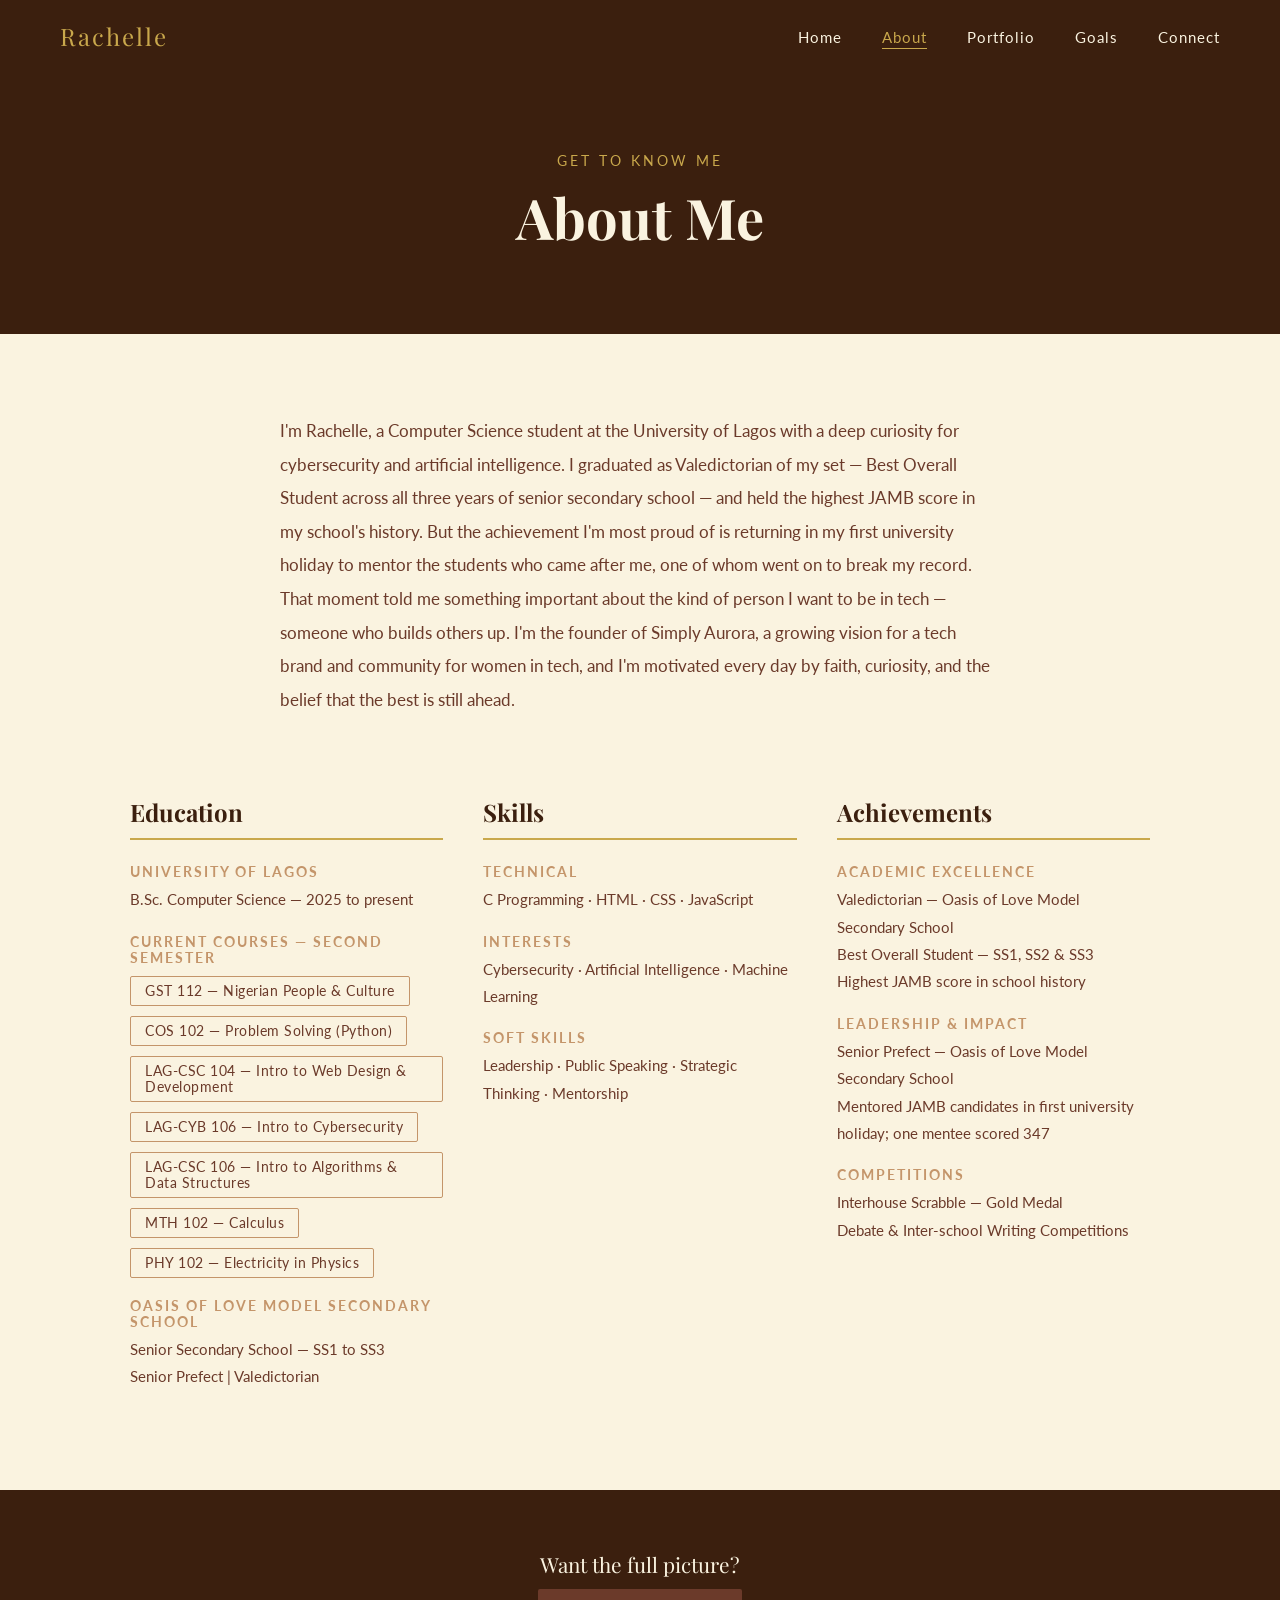
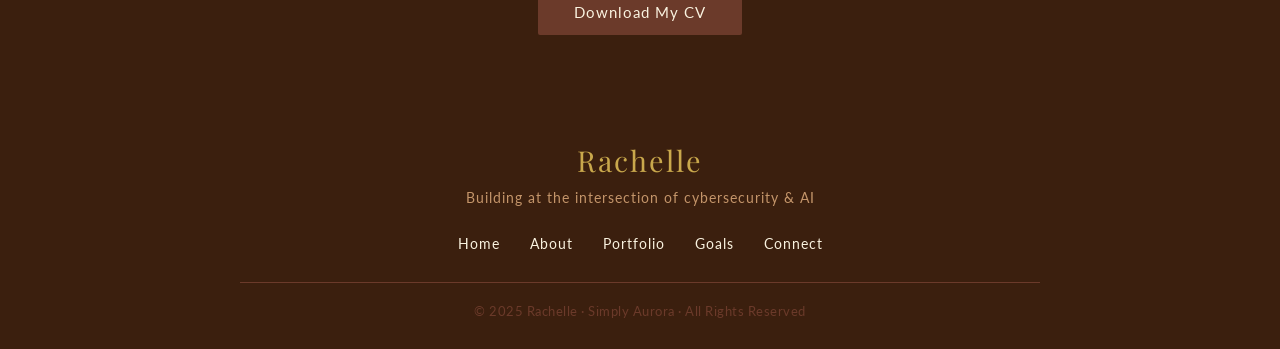
<file: about.html>
<!DOCTYPE html>
<html lang="en">
<head>
    <meta charset="UTF-8">
    <meta name="viewport" content="width=device-width, initial-scale=1.0">
    <link rel="stylesheet" href="style.css">
    <title>Rachelle | About Me</title>
</head>
<body>
   <nav class="navbar">
    <div class="nav-brand">Rachelle</div>
    <button class="hamburger" id="hamburger" aria-label="Menu">
        <span></span>
        <span></span>
        <span></span>
    </button>
    <ul class="nav-links" id="nav-links">
        <li><a href="index.html">Home</a></li>
        <li><a href="about.html">About</a></li>
        <li><a href="portfolio.html">Portfolio</a></li>
        <li><a href="goals.html">Goals</a></li>
        <li><a href="connect.html">Connect</a></li>
    </ul>
</nav>
<section class="page-hero">
    <p class="page-label">Get To Know Me</p>
    <h1>About Me</h1>
</section>

<section class="about-intro" aria-label="About Me Introduction">
    <div class="about-text">
        <p>I'm Rachelle, a Computer Science student at the University of Lagos with a deep curiosity for cybersecurity and artificial intelligence. I graduated as Valedictorian of my set — Best Overall Student across all three years of senior secondary school — and held the highest JAMB score in my school's history. But the achievement I'm most proud of is returning in my first university holiday to mentor the students who came after me, one of whom went on to break my record. That moment told me something important about the kind of person I want to be in tech — someone who builds others up. I'm the founder of Simply Aurora, a growing vision for a tech brand and community for women in tech, and I'm motivated every day by faith, curiosity, and the belief that the best is still ahead.</p>
    </div>
</section>

<section class="about-details">

    <div class="detail-block">
        <h2>Education</h2>
<div class="detail-item">
    <h3>University of Lagos</h3>
    <p>B.Sc. Computer Science — 2025 to present</p>
</div>

<div class="detail-item">
    <h3>Current Courses — Second Semester</h3>
    <div class="course-tags">
        <span class="course-tag">GST 112 — Nigerian People & Culture</span>
        <span class="course-tag">COS 102 — Problem Solving (Python)</span>
        <span class="course-tag">LAG-CSC 104 — Intro to Web Design & Development</span>
        <span class="course-tag">LAG-CYB 106 — Intro to Cybersecurity</span>
        <span class="course-tag">LAG-CSC 106 — Intro to Algorithms & Data Structures</span>
        <span class="course-tag">MTH 102 — Calculus</span>
        <span class="course-tag">PHY 102 — Electricity in Physics</span>
    </div>
</div>
        <div class="detail-item">
            <h3>Oasis of Love Model Secondary School</h3>
            <p>Senior Secondary School — SS1 to SS3</p>
            <p>Senior Prefect | Valedictorian</p>
        </div>
    </div>

    <div class="detail-block">
        <h2>Skills</h2>
        <div class="detail-item">
            <h3>Technical</h3>
            <p>C Programming · HTML · CSS · JavaScript</p>
        </div>
        <div class="detail-item">
            <h3>Interests</h3>
            <p>Cybersecurity · Artificial Intelligence · Machine Learning</p>
        </div>
        <div class="detail-item">
            <h3>Soft Skills</h3>
            <p>Leadership · Public Speaking · Strategic Thinking · Mentorship</p>
        </div>
    </div>

    <div class="detail-block">
        <h2>Achievements</h2>
        <div class="detail-item">
            <h3>Academic Excellence</h3>
            <p>Valedictorian — Oasis of Love Model Secondary School</p>
            <p>Best Overall Student — SS1, SS2 & SS3</p>
            <p>Highest JAMB score in school history</p>
        </div>
        <div class="detail-item">
            <h3>Leadership & Impact</h3>
            <p>Senior Prefect — Oasis of Love Model Secondary School</p>
            <p>Mentored JAMB candidates in first university holiday; one mentee scored 347</p>
        </div>
        <div class="detail-item">
            <h3>Competitions</h3>
            <p>Interhouse Scrabble — Gold Medal</p>
            <p>Debate & Inter-school Writing Competitions</p>
        </div>
    </div>

</section>

<section class="cv-download" aria-label="Download CV">
    <p>Want the full picture?</p>
    <a href="cv.pdf" download class="btn-primary">Download My CV</a>
</section>

<footer class="footer">
    <div class="footer-content">
        <p class="footer-brand">Rachelle</p>
        <p class="footer-tagline">Building at the intersection of cybersecurity & AI</p>
        <div class="footer-links">
            <a href="index.html">Home</a>
            <a href="about.html">About</a>
            <a href="portfolio.html">Portfolio</a>
            <a href="goals.html">Goals</a>
            <a href="connect.html">Connect</a>
        </div>
        <p class="footer-copy">© 2025 Rachelle · Simply Aurora · All Rights Reserved</p>
    </div>
</footer>

<script>
    const currentPage = window.location.pathname.split("/").pop() || "index.html";
    const navItems = document.querySelectorAll(".nav-links a");

    navItems.forEach(function(link) {
        const linkPage = link.getAttribute("href").split("/").pop();
        if (linkPage === currentPage || 
           (currentPage === "" && linkPage === "index.html")) {
            link.classList.add("active");
        }
    });

    const hamburger = document.getElementById("hamburger");
    const navLinks = document.getElementById("nav-links");

    hamburger.addEventListener("click", function() {
        hamburger.classList.toggle("active");
        navLinks.classList.toggle("open");
    });

    navLinks.querySelectorAll("a").forEach(function(link) {
        link.addEventListener("click", function() {
            hamburger.classList.remove("active");
            navLinks.classList.remove("open");
        });
    });
</script>
</body>
</html>
</file>
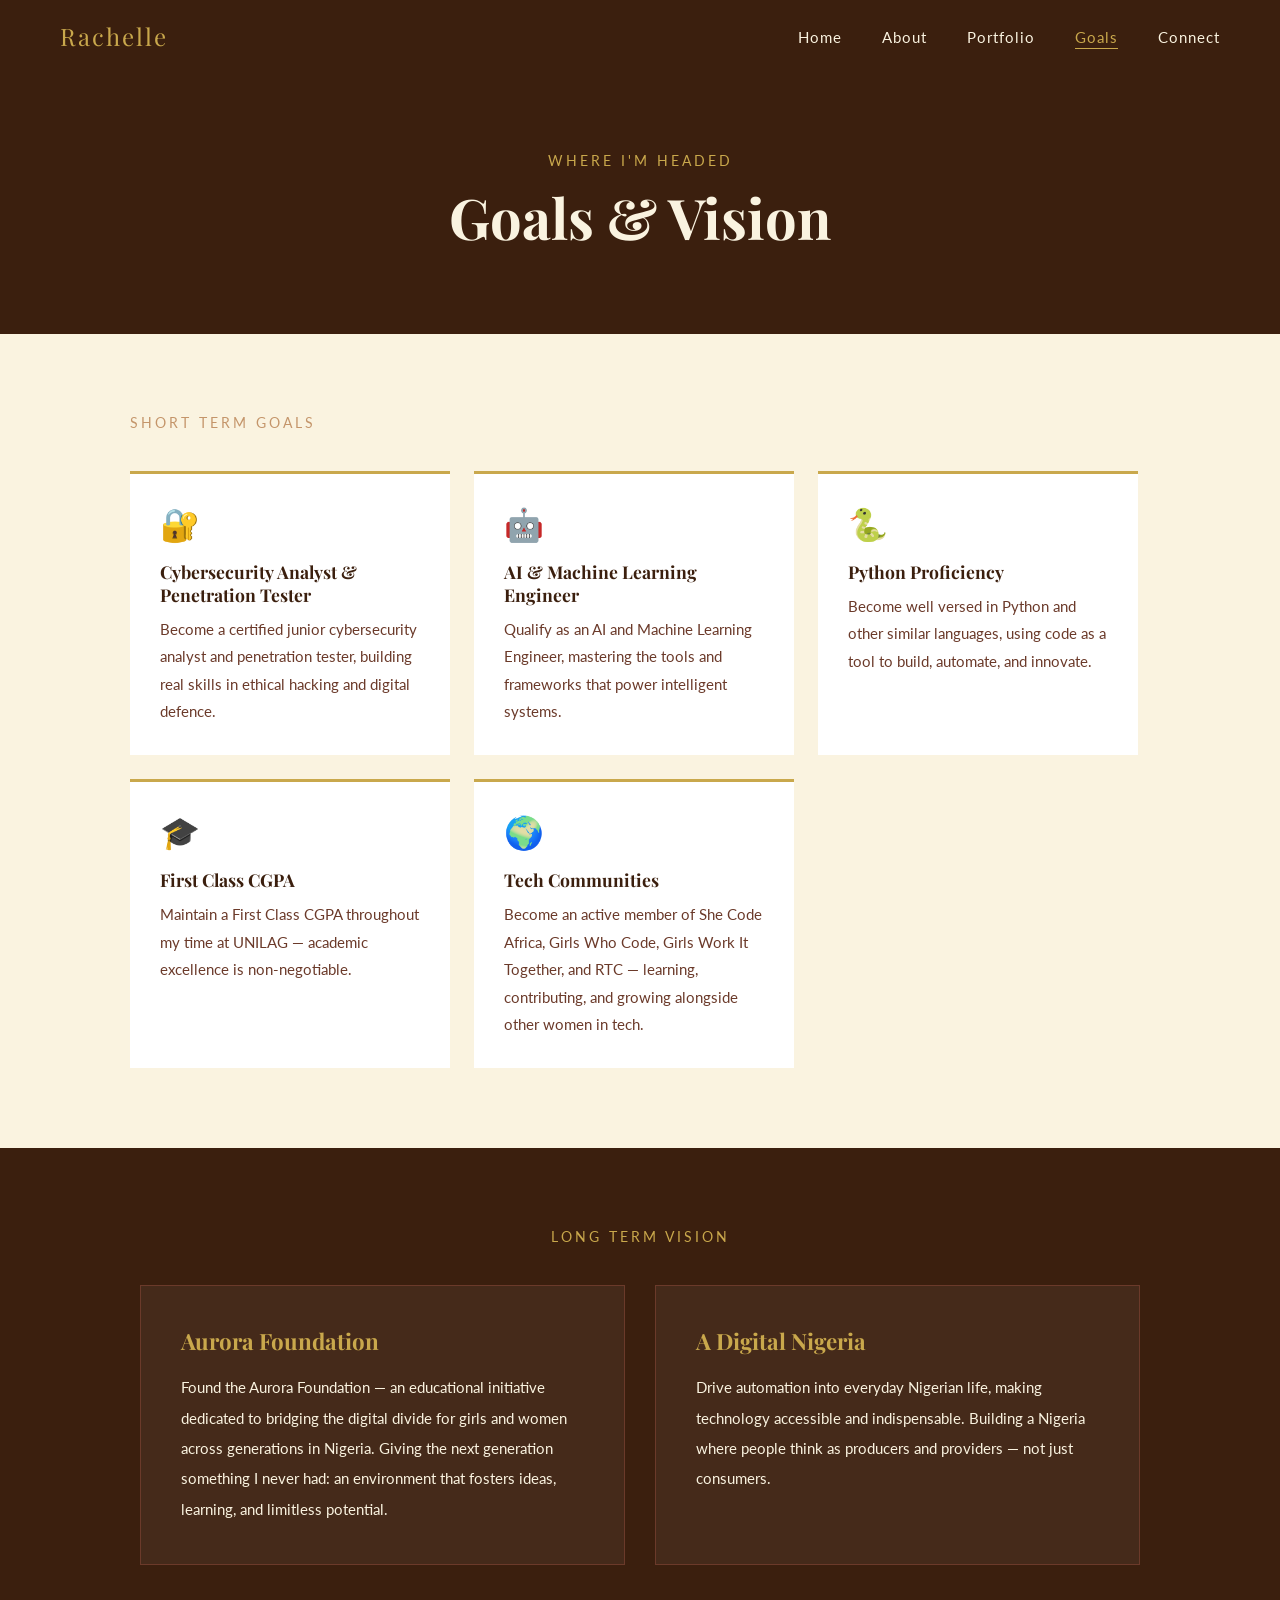
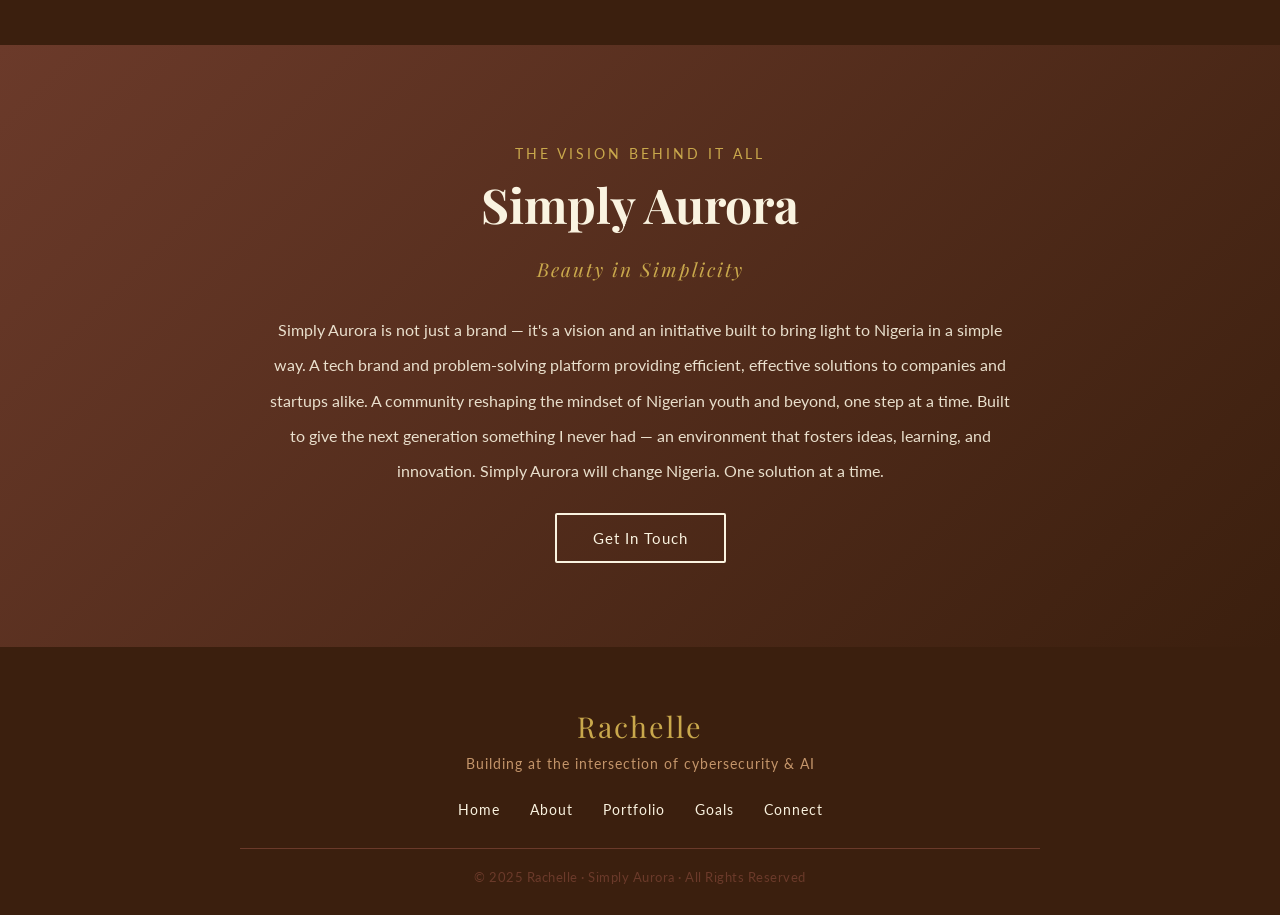
<file: goals.html>
<!DOCTYPE html>
<html lang="en">
<head>
    <meta charset="UTF-8">
    <meta name="viewport" content="width=device-width, initial-scale=1.0">
    <link rel="stylesheet" href="style.css">
    <title>Rachelle | Goals & Visions</title>
</head>
<body>
    <nav class="navbar">
    <div class="nav-brand">Rachelle</div>
    <button class="hamburger" id="hamburger" aria-label="Menu">
        <span></span>
        <span></span>
        <span></span>
    </button>
    <ul class="nav-links" id="nav-links">
        <li><a href="index.html">Home</a></li>
        <li><a href="about.html">About</a></li>
        <li><a href="portfolio.html">Portfolio</a></li>
        <li><a href="goals.html">Goals</a></li>
        <li><a href="connect.html">Connect</a></li>
    </ul>
</nav>
<section class="page-hero">
    <p class="page-label">Where I'm Headed</p>
    <h1>Goals & Vision</h1>
</section>

<!-- SHORT TERM GOALS -->
<section class="goals-section">
    <p class="section-label">Short Term Goals</p>
    <div class="goals-grid">

        <div class="goal-card">
            <div class="goal-icon">🔐</div>
            <h2>Cybersecurity Analyst & Penetration Tester</h2>
            <p>Become a certified junior cybersecurity analyst and penetration tester, building real skills in ethical hacking and digital defence.</p>
        </div>

        <div class="goal-card">
            <div class="goal-icon">🤖</div>
            <h2>AI & Machine Learning Engineer</h2>
            <p>Qualify as an AI and Machine Learning Engineer, mastering the tools and frameworks that power intelligent systems.</p>
        </div>

        <div class="goal-card">
            <div class="goal-icon">🐍</div>
            <h2>Python Proficiency</h2>
            <p>Become well versed in Python and other similar languages, using code as a tool to build, automate, and innovate.</p>
        </div>

        <div class="goal-card">
            <div class="goal-icon">🎓</div>
            <h2>First Class CGPA</h2>
            <p>Maintain a First Class CGPA throughout my time at UNILAG — academic excellence is non-negotiable.</p>
        </div>

        <div class="goal-card">
            <div class="goal-icon">🌍</div>
            <h2>Tech Communities</h2>
            <p>Become an active member of She Code Africa, Girls Who Code, Girls Work It Together, and RTC — learning, contributing, and growing alongside other women in tech.</p>
        </div>

    </div>
</section>

<!-- LONG TERM VISION -->
<section class="vision-section">
    <p class="section-label">Long Term Vision</p>
    <div class="vision-cards">

        <div class="vision-card">
            <h2>Aurora Foundation</h2>
            <p>Found the Aurora Foundation — an educational initiative dedicated to bridging the digital divide for girls and women across generations in Nigeria. Giving the next generation something I never had: an environment that fosters ideas, learning, and limitless potential.</p>
        </div>

        <div class="vision-card">
            <h2>A Digital Nigeria</h2>
            <p>Drive automation into everyday Nigerian life, making technology accessible and indispensable. Building a Nigeria where people think as producers and providers — not just consumers.</p>
        </div>

    </div>
</section>

<!-- SIMPLY AURORA -->
<section class="aurora-section">
    <div class="aurora-content">
        <p class="page-label">The Vision Behind It All</p>
        <h2>Simply Aurora</h2>
        <p class="aurora-motto">Beauty in Simplicity</p>
        <p class="aurora-description">Simply Aurora is not just a brand — it's a vision and an initiative built to bring light to Nigeria in a simple way. A tech brand and problem-solving platform providing efficient, effective solutions to companies and startups alike. A community reshaping the mindset of Nigerian youth and beyond, one step at a time. Built to give the next generation something I never had — an environment that fosters ideas, learning, and innovation. Simply Aurora will change Nigeria. One solution at a time.</p>
        <a href="connect.html" class="btn-secondary-light">Get In Touch</a>
    </div>
</section>
<footer class="footer">
    <div class="footer-content">
        <p class="footer-brand">Rachelle</p>
        <p class="footer-tagline">Building at the intersection of cybersecurity & AI</p>
        <div class="footer-links">
            <a href="index.html">Home</a>
            <a href="about.html">About</a>
            <a href="portfolio.html">Portfolio</a>
            <a href="goals.html">Goals</a>
            <a href="connect.html">Connect</a>
        </div>
        <p class="footer-copy">© 2025 Rachelle · Simply Aurora · All Rights Reserved</p>
    </div>
</footer>
<script>
    const currentPage = window.location.pathname.split("/").pop() || "index.html";
const navItems = document.querySelectorAll(".nav-links a");

navItems.forEach(function(link) {
    const linkPage = link.getAttribute("href").split("/").pop();
    if (linkPage === currentPage || 
       (currentPage === "" && linkPage === "index.html")) {
        link.classList.add("active");
    }
});
</script>

<script>
    const hamburger = document.getElementById("hamburger");
    const navLinks = document.getElementById("nav-links");

    hamburger.addEventListener("click", function() {
        hamburger.classList.toggle("active");
        navLinks.classList.toggle("open");
    });

    navLinks.querySelectorAll("a").forEach(function(link) {
        link.addEventListener("click", function() {
            hamburger.classList.remove("active");
            navLinks.classList.remove("open");
        });
    });
</script>
</body>
</html>
</file>
<file: style.css>
@import url('https://fonts.googleapis.com/css2?family=Playfair+Display:wght@400;700&family=Lato:wght@300;400;700&display=swap');

:root {
    --espresso:   #3B1F0E;
    --mocha:      #6B3A2A;
    --latte:      #C4956A;
    --cream:      #FAF3E0;
    --warm-white: #FFFFFF;
    --gold:       #C9A84C;
}

* {
    margin: 0;
    padding: 0;
    box-sizing: border-box;
}

body {
    font-family: 'Lato', sans-serif;
    background-color: var(--cream);
    color: var(--espresso);
}

h1, h2, h3 {
    font-family: 'Playfair Display', serif;
    color: var(--espresso);
}


.nav-brand {
    font-family: 'Playfair Display', serif;
    font-size: 1.5rem;
    color: var(--gold);
    letter-spacing: 2px;
}

.nav-links {
    list-style: none;
    display: flex;
    gap: 40px;
}

.nav-links a {
    text-decoration: none;
    color: var(--cream);
    font-family: 'Lato', sans-serif;
    font-size: 0.95rem;
    letter-spacing: 1px;
    transition: color 0.3s ease;
}

.nav-links a:hover {
    color: var(--gold);
}

.navbar {
    display: flex;
    justify-content: space-between;
    align-items: center;
    padding: 20px 60px;
    background-color: var(--espresso);
    position: sticky;
    top: 0;
    z-index: 100;
    flex-wrap: nowrap;
}

.nav-links a:visited {
    color: var(--cream);
}

.btn-primary {
    background-color: var(--mocha);
    color: var(--cream);
    padding: 14px 36px;
    text-decoration: none;
    font-family: 'Lato', sans-serif;
    font-size: 0.95rem;
    letter-spacing: 1px;
    border-radius: 2px;
    transition: background-color 0.3s ease;
}

.btn-primary:hover {
    background-color: var(--espresso);
}

.btn-secondary {
    background-color: transparent;
    color: var(--mocha);
    padding: 14px 36px;
    text-decoration: none;
    font-family: 'Lato', sans-serif;
    font-size: 0.95rem;
    letter-spacing: 1px;
    border-radius: 2px;
    border: 2px solid var(--mocha);
    transition: all 0.3s ease;
}

.btn-secondary:hover {
    background-color: var(--mocha);
    color: var(--cream);
}

.snapshot {
    padding: 80px 60px;
    text-align: center;
    background-color: var(--warm-white);
}

.snapshot-label {
    font-family: 'Lato', sans-serif;
    font-size: 0.9rem;
    letter-spacing: 3px;
    text-transform: uppercase;
    color: var(--latte);
    margin-bottom: 50px;
}

.snapshot-cards {
    display: flex;
    gap: 30px;
    justify-content: center;
    flex-wrap: wrap;
    max-width: 1100px;
    margin: 0 auto;
}

.snapshot-card {
    background-color: var(--cream);
    border-top: 3px solid var(--gold);
    padding: 40px 30px;
    flex: 1;
    min-width: 250px;
    max-width: 320px;
    text-align: left;
    transition: transform 0.3s ease, box-shadow 0.3s ease;
}

.snapshot-card:hover {
    transform: translateY(-6px);
    box-shadow: 0 12px 30px rgba(59, 31, 14, 0.1);
}

.snapshot-icon {
    font-size: 2rem;
    margin-bottom: 16px;
}

.snapshot-card p {
    font-family: 'Lato', sans-serif;
    font-size: 0.95rem;
    color: var(--mocha);
    line-height: 1.8;
}

.page-hero {
    background-color: var(--espresso);
    color: var(--cream);
    text-align: center;
    padding: 80px 60px;
}

.page-hero h1 {
    font-family: 'Playfair Display', serif;
    font-size: 3.5rem;
    color: var(--cream);
    margin-top: 10px;
}

.page-label {
    font-family: 'Lato', sans-serif;
    font-size: 0.9rem;
    letter-spacing: 3px;
    text-transform: uppercase;
    color: var(--gold);
}

.about-intro {
    max-width: 800px;
    margin: 80px auto;
    padding: 0 40px;
}

.about-text p {
    font-size: 1.05rem;
    line-height: 2;
    color: var(--mocha);
}

.about-details {
    display: flex;
    gap: 40px;
    flex-wrap: wrap;
    max-width: 1100px;
    margin: 0 auto 80px auto;
    padding: 0 40px;
}

.detail-block {
    flex: 1;
    min-width: 280px;
}

.detail-block h2 {
    font-family: 'Playfair Display', serif;
    font-size: 1.5rem;
    color: var(--espresso);
    border-bottom: 2px solid var(--gold);
    padding-bottom: 10px;
    margin-bottom: 24px;
}

.detail-item {
    margin-bottom: 20px;
}

.detail-item h3 {
    font-family: 'Lato', sans-serif;
    font-size: 0.85rem;
    letter-spacing: 2px;
    text-transform: uppercase;
    color: var(--latte);
    margin-bottom: 6px;
}

.detail-item p {
    font-size: 0.95rem;
    color: var(--mocha);
    line-height: 1.8;
}

.cv-download {
    background-color: var(--espresso);
    text-align: center;
    padding: 60px 20px;
}

.cv-download p {
    font-family: 'Playfair Display', serif;
    font-size: 1.3rem;
    color: var(--cream);
    margin-bottom: 24px;
}

.course-tags {
    display: flex;
    flex-wrap: wrap;
    gap: 10px;
    margin-top: 10px;
}

.course-tag {
    background-color: var(--cream);
    border: 1px solid var(--latte);
    color: var(--mocha);
    font-family: 'Lato', sans-serif;
    font-size: 0.85rem;
    padding: 6px 14px;
    border-radius: 2px;
    letter-spacing: 0.5px;
}

.portfolio-section {
    max-width: 1100px;
    margin: 80px auto;
    padding: 0 40px;
}

.section-label {
    font-family: 'Lato', sans-serif;
    font-size: 0.9rem;
    letter-spacing: 3px;
    text-transform: uppercase;
    color: var(--latte);
    margin-bottom: 40px;
}

.project-cards {
    display: flex;
    flex-wrap: wrap;
    gap: 30px;
}

.project-card {
    background-color: var(--warm-white);
    border-top: 3px solid var(--gold);
    padding: 30px;
    flex: 1;
    min-width: 260px;
    max-width: 340px;
    transition: transform 0.3s ease, box-shadow 0.3s ease;
}

.project-card:hover {
    transform: translateY(-6px);
    box-shadow: 0 12px 30px rgba(59, 31, 14, 0.1);
}

.project-status {
    font-family: 'Lato', sans-serif;
    font-size: 0.75rem;
    letter-spacing: 1.5px;
    text-transform: uppercase;
    padding: 4px 10px;
    display: inline-block;
    margin-bottom: 14px;
    border-radius: 2px;
}

.in-progress {
    background-color: #FFF3CD;
    color: #856404;
}

.completed {
    background-color: #D4EDDA;
    color: #155724;
}

.project-card h3 {
    font-family: 'Playfair Display', serif;
    font-size: 1.2rem;
    color: var(--espresso);
    margin-bottom: 12px;
}

.project-card p {
    font-size: 0.95rem;
    color: var(--mocha);
    line-height: 1.8;
    margin-bottom: 20px;
}

.project-tags {
    display: flex;
    flex-wrap: wrap;
    gap: 8px;
}

.project-tags span {
    background-color: var(--cream);
    border: 1px solid var(--latte);
    color: var(--mocha);
    font-size: 0.8rem;
    padding: 4px 10px;
    border-radius: 2px;
}

.github-section {
    background-color: var(--espresso);
    padding: 60px 40px;
    margin: 0;
}

.github-section .section-label {
    color: var(--gold);
    text-align: center;
}

.github-card {
    display: flex;
    align-items: center;
    gap: 30px;
    max-width: 800px;
    margin: 0 auto;
    background-color: rgba(255,255,255,0.05);
    padding: 40px;
    border: 1px solid var(--mocha);
    flex-wrap: wrap;
    justify-content: center;
}

.github-icon {
    font-size: 3rem;
}

.github-text {
    flex: 1;
    min-width: 200px;
}

.github-text h3 {
    font-family: 'Playfair Display', serif;
    font-size: 1.3rem;
    color: var(--cream);
    margin-bottom: 8px;
}

.github-text p {
    font-size: 0.95rem;
    color: var(--latte);
    line-height: 1.8;
}

.cert-group {
    margin-bottom: 50px;
}

.cert-status-label {
    font-family: 'Lato', sans-serif;
    font-size: 0.9rem;
    letter-spacing: 2px;
    text-transform: uppercase;
    color: var(--mocha);
    margin-bottom: 20px;
    padding-bottom: 8px;
    border-bottom: 1px solid var(--latte);
}

.cert-cards {
    display: flex;
    flex-wrap: wrap;
    gap: 16px;
    margin-top: 16px;
}

.cert-card {
    padding: 20px 24px;
    min-width: 220px;
    flex: 1;
    max-width: 300px;
}

.completed-cert {
    background-color: var(--warm-white);
    border-left: 4px solid #28A745;
}

.progress-cert {
    background-color: var(--warm-white);
    border-left: 4px solid var(--gold);
}

.candidacy-cert {
    background-color: var(--warm-white);
    border-left: 4px solid var(--mocha);
}

.cert-name {
    font-family: 'Playfair Display', serif;
    font-size: 1rem;
    color: var(--espresso);
    margin-bottom: 6px;
}

.cert-issuer {
    font-size: 0.85rem;
    color: var(--latte);
    letter-spacing: 0.5px;
}

.github-icon-img {
    width: 60px;
    height: 60px;
    object-fit: contain;
}

.goals-section {
    max-width: 1100px;
    margin: 80px auto;
    padding: 0 40px;
}

.goals-grid {
    display: flex;
    flex-wrap: wrap;
    gap: 24px;
}

.goal-card {
    background-color: var(--warm-white);
    border-top: 3px solid var(--gold);
    padding: 30px;
    flex: 1;
    min-width: 240px;
    max-width: 320px;
    transition: transform 0.3s ease, box-shadow 0.3s ease;
}

.goal-card:hover {
    transform: translateY(-6px);
    box-shadow: 0 12px 30px rgba(59, 31, 14, 0.1);
}

.goal-icon {
    font-size: 2rem;
    margin-bottom: 16px;
}

.goal-card h3 {
    font-family: 'Playfair Display', serif;
    font-size: 1.1rem;
    color: var(--espresso);
    margin-bottom: 10px;
}

.goal-card p {
    font-size: 0.95rem;
    color: var(--mocha);
    line-height: 1.8;
}

.vision-section {
    background-color: var(--espresso);
    padding: 80px 40px;
}

.vision-section .section-label {
    color: var(--gold);
    text-align: center;
    margin-bottom: 40px;
}

.vision-cards {
    display: flex;
    flex-wrap: wrap;
    gap: 30px;
    max-width: 1000px;
    margin: 0 auto;
}

.vision-card {
    flex: 1;
    min-width: 280px;
    background-color: rgba(255,255,255,0.05);
    border: 1px solid var(--mocha);
    padding: 40px;
}

.vision-card h3 {
    font-family: 'Playfair Display', serif;
    font-size: 1.4rem;
    color: var(--gold);
    margin-bottom: 16px;
}

.vision-card p {
    font-size: 0.95rem;
    color: var(--cream);
    line-height: 2;
}

.aurora-section {
    background: linear-gradient(135deg, var(--mocha) 0%, var(--espresso) 100%);
    padding: 100px 40px;
    text-align: center;
}

.aurora-content {
    max-width: 750px;
    margin: 0 auto;
}

.aurora-content h2 {
    font-family: 'Playfair Display', serif;
    font-size: 3rem;
    color: var(--cream);
    margin: 10px 0 20px 0;
}

.aurora-motto {
    font-family: 'Playfair Display', serif;
    font-size: 1.2rem;
    color: var(--gold);
    font-style: italic;
    margin-bottom: 30px;
    letter-spacing: 2px;
}

.aurora-description {
    font-size: 1rem;
    color: var(--cream);
    line-height: 2.2;
    margin-bottom: 40px;
    opacity: 0.9;
}

.btn-secondary-light {
    background-color: transparent;
    color: var(--cream);
    padding: 14px 36px;
    text-decoration: none;
    font-family: 'Lato', sans-serif;
    font-size: 0.95rem;
    letter-spacing: 1px;
    border-radius: 2px;
    border: 2px solid var(--cream);
    transition: all 0.3s ease;
}

.btn-secondary-light:hover {
    background-color: var(--cream);
    color: var(--espresso);
}

.connect-section {
    max-width: 900px;
    margin: 80px auto;
    padding: 0 40px;
}

.connect-intro {
    text-align: center;
    margin-bottom: 60px;
}

.connect-intro p {
    font-family: 'Playfair Display', serif;
    font-size: 1.15rem;
    color: var(--mocha);
    line-height: 2;
    max-width: 700px;
    margin: 0 auto;
}

.connect-icon {
    font-size: 2rem;
}

.connect-text h3 {
    font-family: 'Playfair Display', serif;
    font-size: 1.1rem;
    color: var(--espresso);
    margin-bottom: 4px;
}

.connect-text p {
    font-size: 0.9rem;
    color: var(--latte);
}

.contact-form-section {
    background-color: var(--espresso);
    padding: 80px 40px;
}

.contact-form-section .section-label {
    color: var(--gold);
    text-align: center;
    margin-bottom: 40px;
}

.contact-form {
    max-width: 650px;
    margin: 0 auto;
    display: flex;
    flex-direction: column;
    gap: 24px;
}

.form-group {
    display: flex;
    flex-direction: column;
    gap: 8px;
}

.form-group label {
    font-family: 'Lato', sans-serif;
    font-size: 0.85rem;
    letter-spacing: 2px;
    text-transform: uppercase;
    color: var(--latte);
}

.form-group input,
.form-group textarea {
    background-color: rgba(255,255,255,0.05);
    border: 1px solid var(--mocha);
    color: var(--cream);
    font-family: 'Lato', sans-serif;
    font-size: 0.95rem;
    padding: 14px 18px;
    outline: none;
    transition: border-color 0.3s ease;
    border-radius: 2px;
}

.form-group input::placeholder,
.form-group textarea::placeholder {
    color: rgba(196, 149, 106, 0.5);
}

.form-group input:focus,
.form-group textarea:focus {
    border-color: var(--gold);
}

.contact-form .btn-primary {
    align-self: flex-start;
    cursor: pointer;
    border: none;
    font-size: 0.95rem;
}

.connect-icon-img {
    width: 45px;
    height: 45px;
    object-fit: contain;
    flex-shrink: 0;
}
.connect-links {
    display: flex;
    flex-direction: column;
    gap: 16px;
    max-width: 700px;
    margin: 0 auto;
}

.connect-card {
    display: flex;
    align-items: center;
    gap: 20px;
    background-color: var(--warm-white);
    border-top: 3px solid var(--gold);
    padding: 24px 30px;
    text-decoration: none;
    width: 100%;
    transition: transform 0.3s ease, box-shadow 0.3s ease;
}

.connect-card:hover {
    transform: translateY(-4px);
    box-shadow: 0 10px 24px rgba(59, 31, 14, 0.1);
}

#email-card {
    cursor: pointer;
    display: flex;
    align-items: center;
    gap: 20px;
    background-color: var(--warm-white);
    border-top: 3px solid var(--gold);
    padding: 24px 30px;
    width: 100%;
    transition: transform 0.3s ease, box-shadow 0.3s ease;
}

#email-card:hover {
    transform: translateY(-4px);
    box-shadow: 0 10px 24px rgba(59, 31, 14, 0.1);
}

.footer {
    background-color: var(--espresso);
    padding: 60px 40px 30px 40px;
    text-align: center;
}

.footer-content {
    max-width: 800px;
    margin: 0 auto;
}

.footer-brand {
    font-family: 'Playfair Display', serif;
    font-size: 1.8rem;
    color: var(--gold);
    letter-spacing: 2px;
    margin-bottom: 10px;
}

.footer-tagline {
    font-size: 0.9rem;
    color: var(--latte);
    margin-bottom: 30px;
    letter-spacing: 1px;
}

.footer-links {
    display: flex;
    justify-content: center;
    gap: 30px;
    flex-wrap: wrap;
    margin-bottom: 30px;
}

.footer-links a {
    text-decoration: none;
    color: var(--cream);
    font-family: 'Lato', sans-serif;
    font-size: 0.85rem;
    letter-spacing: 1px;
    transition: color 0.3s ease;
}

.footer-links a:hover {
    color: var(--gold);
}

.footer-copy {
    font-size: 0.8rem;
    color: var(--mocha);
    letter-spacing: 0.5px;
    border-top: 1px solid var(--mocha);
    padding-top: 20px;
    margin-top: 10px;
}

.nav-links a.active {
    color: var(--gold);
    border-bottom: 1px solid var(--gold);
    padding-bottom: 2px;
}

.hamburger {
    display: none;
    flex-direction: column;
    gap: 5px;
    background: none;
    border: none;
    cursor: pointer;
    padding: 4px;
}

.hamburger span {
    display: block;
    width: 25px;
    height: 2px;
    background-color: var(--cream);
    transition: all 0.3s ease;
}

.hamburger.active span:nth-child(1) {
    transform: translateY(7px) rotate(45deg);
}

.hamburger.active span:nth-child(2) {
    opacity: 0;
}

.hamburger.active span:nth-child(3) {
    transform: translateY(-7px) rotate(-45deg);
}

@media (max-width: 768px) {
    .hamburger {
        display: flex;
    }

    .nav-links {
        display: none;
        flex-direction: column;
        position: absolute;
        top: 70px;
        left: 0;
        width: 100%;
        background-color: var(--espresso);
        padding: 20px 0;
        gap: 0;
        z-index: 99;
    }

    .nav-links.open {
        display: flex;
    }

    .nav-links li {
        text-align: center;
        padding: 14px 0;
        border-bottom: 1px solid var(--mocha);
    }

    .nav-links a {
        font-size: 1rem;
    }

    .hero-name {
        font-size: 3rem;
    }

    .hero-tagline {
        font-size: 1rem;
    }

    .snapshot {
        padding: 60px 20px;
    }

    .about-intro {
        flex-direction: column;
        text-align: center;
        padding: 0 20px;
    }

    .about-photo {
        width: 200px;
        height: 200px;
    }

    .about-details {
        flex-direction: column;
        padding: 0 20px;
    }

    .portfolio-section {
        padding: 0 20px;
    }

    .goals-section {
        padding: 0 20px;
    }

    .vision-cards {
        flex-direction: column;
    }

    .github-card {
        flex-direction: column;
        text-align: center;
    }

    .connect-card {
        width: 100%;
    }

    .page-hero {
        padding: 60px 20px;
    }

    .page-hero h1 {
        font-size: 2.5rem;
    }

    .footer-links {
        gap: 16px;
    }

    .navbar {
        padding: 20px 24px;
        position: relative;
    }
    .hero-content {
        flex-direction: column-reverse;
        text-align: center;
    }

    .hero-photo {
        width: 200px;
        height: 200px;
    }

    .hero-buttons {
        justify-content: center;
    }
}
.connect-text h2 {
    font-family: 'Playfair Display', serif;
    font-size: 1.1rem;
    color: var(--espresso);
    margin-bottom: 4px;
}
.goal-card h2 {
    font-family: 'Playfair Display', serif;
    font-size: 1.1rem;
    color: var(--espresso);
    margin-bottom: 10px;
}

.vision-card h2 {
    font-family: 'Playfair Display', serif;
    font-size: 1.4rem;
    color: var(--gold);
    margin-bottom: 16px;
}

.aurora-content h2 {
    font-family: 'Playfair Display', serif;
    font-size: 3rem;
    color: var(--cream);
    margin: 10px 0 20px 0;
}

.snapshot-card h2 {
    font-family: 'Playfair Display', serif;
    font-size: 1.2rem;
    color: var(--espresso);
    margin-bottom: 12px;
}

.github-text h2 {
    font-family: 'Playfair Display', serif;
    font-size: 1.3rem;
    color: var(--cream);
    margin-bottom: 8px;
}

.hero-fullname {
    font-family: 'Playfair Display', serif;
    font-size: 1.1rem;
    color: var(--mocha);
    font-style: italic;
    margin-bottom: 8px;
    letter-spacing: 1px;
}

.hero {
    min-height: 90vh;
    display: flex;
    align-items: center;
    justify-content: center;
    padding: 60px 60px;
    background: linear-gradient(135deg, var(--cream) 0%, #EDE0C8 100%);
}

.hero-content {
    display: flex;
    align-items: center;
    justify-content: space-between;
    gap: 60px;
    max-width: 1100px;
    width: 100%;
}

.hero-left {
    flex: 1;
}

.hero-right {
    flex-shrink: 0;
}

.hero-photo {
    width: 320px;
    height: 320px;
    object-fit: cover;
    border-radius: 50%;
    border: 4px solid var(--gold);
}

.hero-greeting {
    font-family: 'Lato', sans-serif;
    font-size: 1.1rem;
    color: var(--latte);
    letter-spacing: 3px;
    text-transform: uppercase;
    margin-bottom: 10px;
}

.hero-name {
    font-family: 'Playfair Display', serif;
    font-size: 5rem;
    color: var(--espresso);
    line-height: 1.1;
    margin-bottom: 8px;
}

.hero-matric {
    font-family: 'Lato', sans-serif;
    font-size: 0.9rem;
    color: var(--latte);
    letter-spacing: 2px;
    margin-bottom: 20px;
}

.hero-tagline {
    font-size: 1.15rem;
    color: var(--mocha);
    line-height: 1.8;
    max-width: 600px;
    margin-bottom: 40px;
}

.hero-buttons {
    display: flex;
    gap: 20px;
    flex-wrap: wrap;
}
</file>
